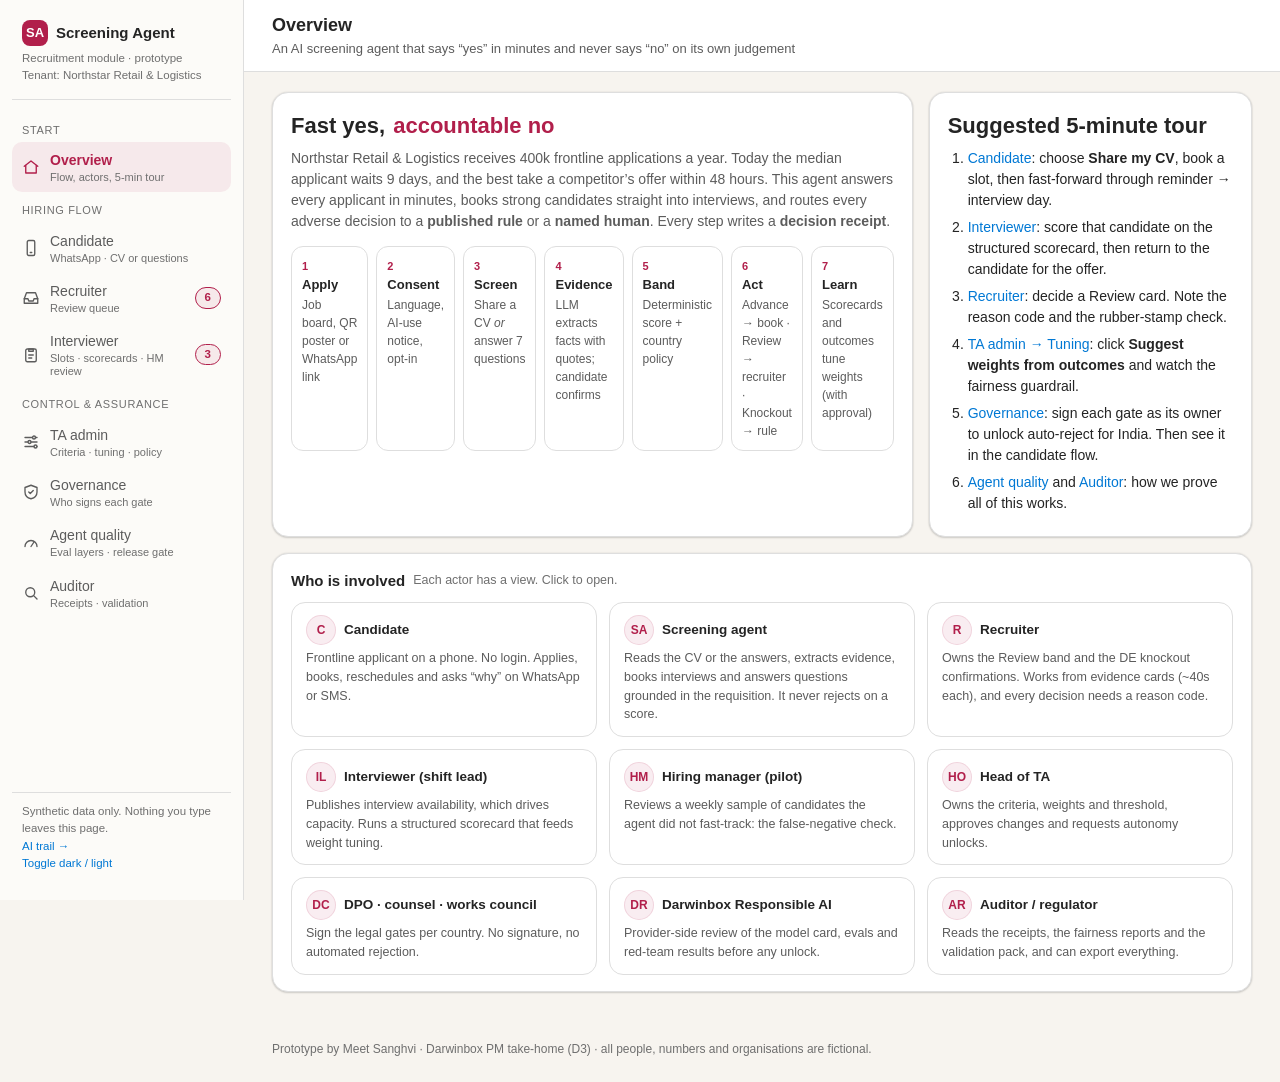
<file: index.html>
<!doctype html>
<html lang="en">
<head>
<meta charset="utf-8">
<link rel="icon" href="data:,">
<meta name="viewport" content="width=device-width, initial-scale=1">
<meta name="robots" content="noindex">
<title>Screening Agent prototype: fast yes, accountable no</title>
<script>
  (() => {
    const param = new URLSearchParams(window.location.search).get("scoutTheme");
    const theme =
      param || (window.matchMedia("(prefers-color-scheme: dark)").matches ? "dark" : "light");
    document.documentElement.setAttribute("data-theme", theme);
  })();
</script>
<link rel="stylesheet" href="app.css">
</head>
<body>
<div class="app">
  <aside class="side">
    <div class="brand"><b><span class="logo">SA</span> Screening Agent</b><small>Recruitment module · prototype<br>Tenant: Northstar Retail &amp; Logistics</small></div>
    <nav class="nav" id="nav"></nav>
    <div class="foot">Synthetic data only. Nothing you type leaves this page.<br><a href="ai-trail.html">AI trail →</a><br><span id="themeToggle" style="cursor:pointer;color:var(--cp-link)">Toggle dark / light</span></div>
  </aside>
  <div class="wrap">
    <div class="topbar"><div><h1 id="t-title"></h1><p id="t-sub"></p></div><div class="persona" id="t-persona"></div></div>
    <main id="main"></main>
    <footer>Prototype by Meet Sanghvi · Darwinbox PM take-home (D3) · all people, numbers and organisations are fictional.</footer>
  </div>
</div>
<div class="toast" id="toast"></div>
<script src="data.js"></script>
<script src="app.js"></script>
<script src="candidate.js"></script>
<script src="ops.js"></script>
<script src="admin.js"></script>
<script src="audit.js"></script>
<script>App.start();</script>
</body>
</html>
</file>
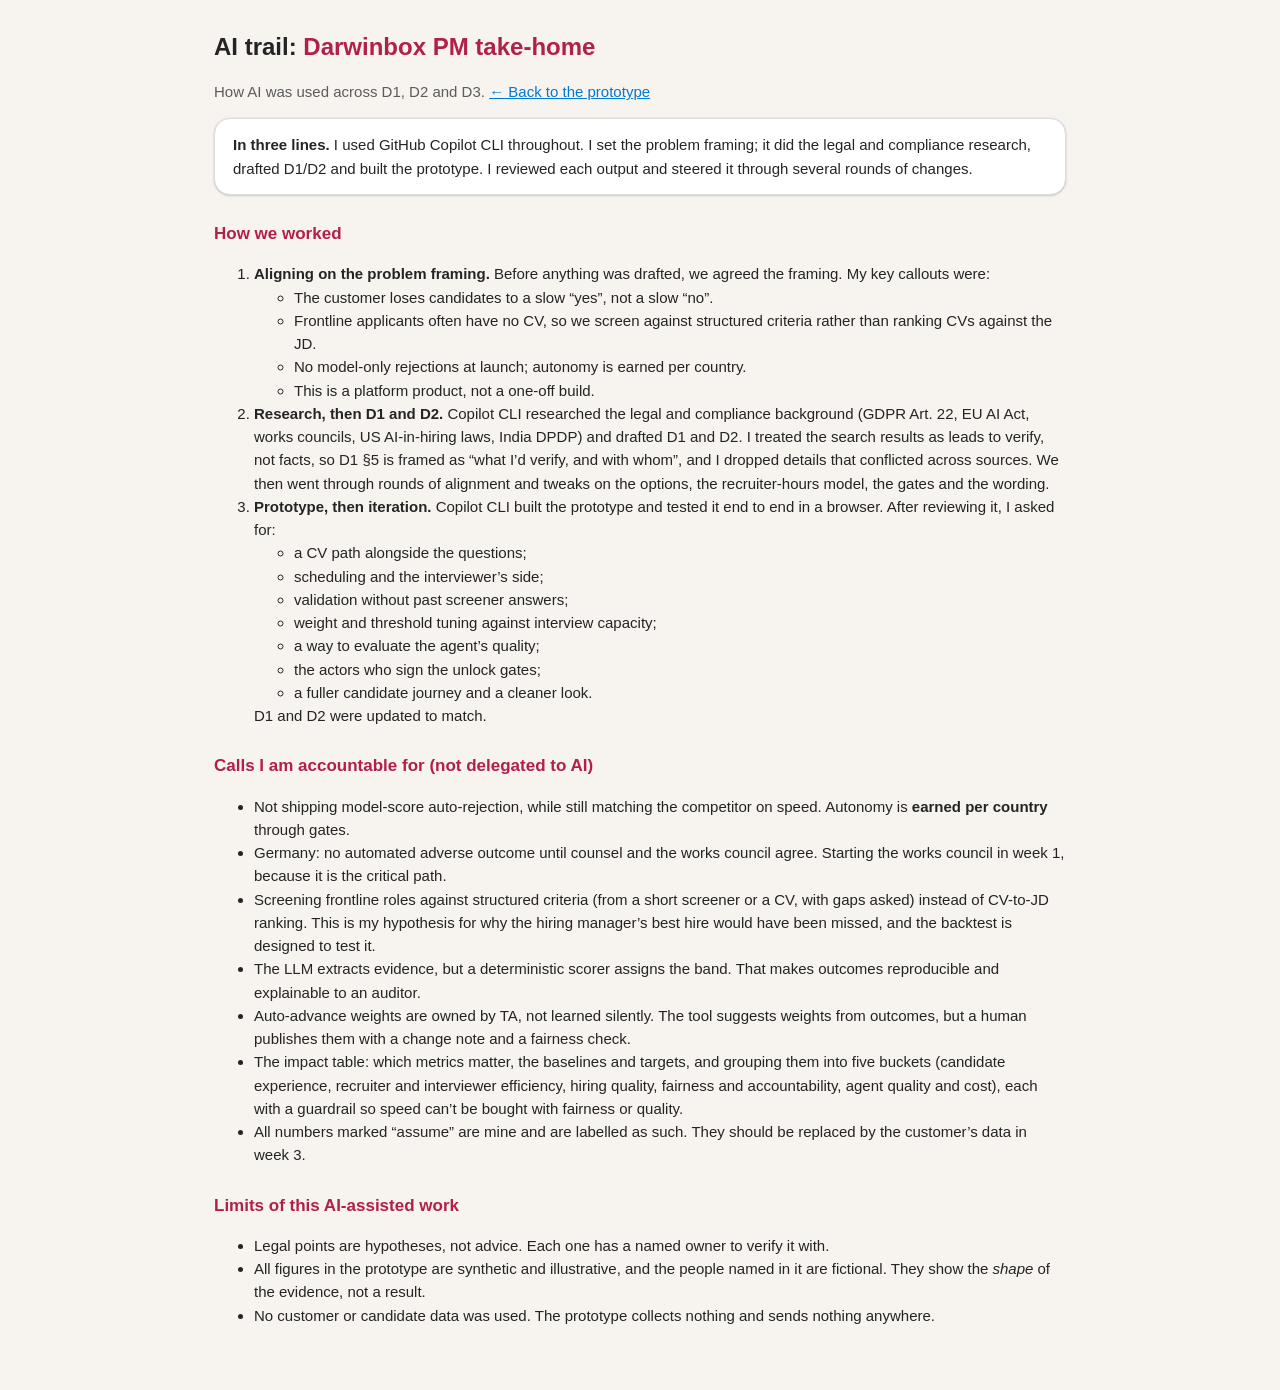
<file: ai-trail.html>
<!doctype html>
<html lang="en">
<head>
<meta charset="utf-8">
<link rel="icon" href="data:,">
<meta name="viewport" content="width=device-width, initial-scale=1">
<meta name="robots" content="noindex">
<title>AI trail: Darwinbox PM take-home</title>
<script>
  (() => {
    const param = new URLSearchParams(window.location.search).get("scoutTheme");
    const theme =
      param || (window.matchMedia("(prefers-color-scheme: dark)").matches ? "dark" : "light");
    document.documentElement.setAttribute("data-theme", theme);
  })();
</script>
<style>
:root {
  color-scheme: light;
  --cp-bg: #f7f4ef; --cp-bg-elevated: #fcfbf8; --cp-surface: #ffffff; --cp-surface-soft: #f5f5f5;
  --cp-border: #dedede; --cp-border-strong: #919191; --cp-text: #242424; --cp-text-muted: #5c5c5c; --cp-text-soft: #6f6f6f;
  --cp-accent: #b11f4b; --cp-accent-hover: #9a1a41; --cp-accent-soft: rgba(177, 31, 75, 0.08); --cp-accent-fg: #ffffff;
  --cp-success: #16a34a; --cp-danger: #dc2626; --cp-warning: #f59e0b; --cp-link: #0078d4;
  --cp-shadow: 0 18px 48px rgba(0, 0, 0, 0.12); --cp-overlay: rgba(255, 255, 255, 0.8); --cp-panel: rgba(255, 255, 255, 0.86);
  --cp-panel-strong: rgba(255, 255, 255, 0.96); --cp-sheen: rgba(255, 255, 255, 0.55); --cp-highlight: rgba(177, 31, 75, 0.12);
}
html[data-theme="dark"] {
  color-scheme: dark;
  --cp-bg: #3d3b3a; --cp-bg-elevated: #343231; --cp-surface: #292929; --cp-surface-soft: #2e2e2e;
  --cp-border: #474747; --cp-border-strong: #5f5f5f; --cp-text: #dedede; --cp-text-muted: #919191; --cp-text-soft: #b0b0b0;
  --cp-accent: #fd8ea1; --cp-accent-hover: #fb7b91; --cp-accent-soft: rgba(253, 142, 161, 0.14); --cp-accent-fg: #1a1a1a;
  --cp-success: #4ade80; --cp-danger: #f87171; --cp-warning: #fbbf24; --cp-link: #4da6ff;
  --cp-shadow: 0 18px 48px rgba(0, 0, 0, 0.32); --cp-overlay: rgba(41, 41, 41, 0.88); --cp-panel: rgba(41, 41, 41, 0.72);
  --cp-panel-strong: rgba(41, 41, 41, 0.96); --cp-sheen: rgba(255, 255, 255, 0.04); --cp-highlight: rgba(253, 142, 161, 0.12);
}
* { box-sizing: border-box; }
body { margin: 0; background: var(--cp-bg); color: var(--cp-text); font: 15px/1.55 "Segoe UI", Aptos, Calibri, -apple-system, BlinkMacSystemFont, sans-serif; }
main { max-width: 900px; margin: 0 auto; padding: 28px 24px 48px; }
h1 { font-size: 24px; margin: 0 0 4px; } h1 span { color: var(--cp-accent); }
h2 { font-size: 17px; margin: 26px 0 8px; color: var(--cp-accent); }
a { color: var(--cp-link); }
.muted { color: var(--cp-text-muted); }
.card { background: var(--cp-surface); border: 1px solid var(--cp-border); border-radius: 16px; box-shadow: 0 0 2px rgba(0,0,0,0.12), 0 1px 2px rgba(0,0,0,0.14); padding: 14px 18px; margin: 10px 0; }
table { width: 100%; border-collapse: collapse; font-size: 14px; }
th, td { text-align: left; padding: 7px 8px; border-bottom: 1px solid var(--cp-border); vertical-align: top; }
th { color: var(--cp-text-muted); font-size: 13px; }
code { font-family: Consolas, "Courier New", Courier, monospace; background: var(--cp-surface-soft); border: 1px solid var(--cp-border); border-radius: 6px; padding: 0 4px; font-size: 13px; }
.tag { display: inline-block; font-size: 12px; font-weight: 600; padding: 0 8px; border-radius: 999px; border: 1px solid var(--cp-border-strong); color: var(--cp-text-muted); }
.ok { color: var(--cp-success); font-weight: 600; } .warn { color: var(--cp-warning); font-weight: 600; } .bad { color: var(--cp-danger); font-weight: 600; }
blockquote { margin: 8px 0; padding: 8px 14px; border-left: 3px solid var(--cp-accent); background: var(--cp-accent-soft); border-radius: 0 10px 10px 0; }
</style>
</head>
<body>
<main>
<h1>AI trail: <span>Darwinbox PM take-home</span></h1>
<p class="muted">How AI was used across D1, D2 and D3. <a href="index.html">← Back to the prototype</a></p>

<div class="card">
<b>In three lines.</b> I used GitHub Copilot CLI throughout. I set the problem framing; it did the legal and compliance research, drafted D1/D2 and built the prototype. I reviewed each output and steered it through several rounds of changes.
</div>

<h2>How we worked</h2>
<ol>
<li><b>Aligning on the problem framing.</b> Before anything was drafted, we agreed the framing. My key callouts were:
<ul>
<li>The customer loses candidates to a slow “yes”, not a slow “no”.</li>
<li>Frontline applicants often have no CV, so we screen against structured criteria rather than ranking CVs against the JD.</li>
<li>No model-only rejections at launch; autonomy is earned per country.</li>
<li>This is a platform product, not a one-off build.</li>
</ul></li>
<li><b>Research, then D1 and D2.</b> Copilot CLI researched the legal and compliance background (GDPR Art. 22, EU AI Act, works councils, US AI-in-hiring laws, India DPDP) and drafted D1 and D2. I treated the search results as leads to verify, not facts, so D1 §5 is framed as “what I’d verify, and with whom”, and I dropped details that conflicted across sources. We then went through rounds of alignment and tweaks on the options, the recruiter-hours model, the gates and the wording.</li>
<li><b>Prototype, then iteration.</b> Copilot CLI built the prototype and tested it end to end in a browser. After reviewing it, I asked for:
<ul>
<li>a CV path alongside the questions;</li>
<li>scheduling and the interviewer’s side;</li>
<li>validation without past screener answers;</li>
<li>weight and threshold tuning against interview capacity;</li>
<li>a way to evaluate the agent’s quality;</li>
<li>the actors who sign the unlock gates;</li>
<li>a fuller candidate journey and a cleaner look.</li>
</ul>
D1 and D2 were updated to match.</li>
</ol>

<h2>Calls I am accountable for (not delegated to AI)</h2>
<ul>
<li>Not shipping model-score auto-rejection, while still matching the competitor on speed. Autonomy is <b>earned per country</b> through gates.</li>
<li>Germany: no automated adverse outcome until counsel and the works council agree. Starting the works council in week 1, because it is the critical path.</li>
<li>Screening frontline roles against structured criteria (from a short screener or a CV, with gaps asked) instead of CV-to-JD ranking. This is my hypothesis for why the hiring manager’s best hire would have been missed, and the backtest is designed to test it.</li>
<li>The LLM extracts evidence, but a deterministic scorer assigns the band. That makes outcomes reproducible and explainable to an auditor.</li>
<li>Auto-advance weights are owned by TA, not learned silently. The tool suggests weights from outcomes, but a human publishes them with a change note and a fairness check.</li>
<li>The impact table: which metrics matter, the baselines and targets, and grouping them into five buckets (candidate experience, recruiter and interviewer efficiency, hiring quality, fairness and accountability, agent quality and cost), each with a guardrail so speed can’t be bought with fairness or quality.</li>
<li>All numbers marked “assume” are mine and are labelled as such. They should be replaced by the customer’s data in week 3.</li>
</ul>

<h2>Limits of this AI-assisted work</h2>
<ul>
<li>Legal points are hypotheses, not advice. Each one has a named owner to verify it with.</li>
<li>All figures in the prototype are synthetic and illustrative, and the people named in it are fictional. They show the <i>shape</i> of the evidence, not a result.</li>
<li>No customer or candidate data was used. The prototype collects nothing and sends nothing anywhere.</li>
</ul>
</main>
</body>
</html>
</file>
<file: app.css>
:root {
  color-scheme: light;
  --cp-bg: #f7f4ef;
  --cp-bg-elevated: #fcfbf8;
  --cp-surface: #ffffff;
  --cp-surface-soft: #f5f5f5;
  --cp-border: #dedede;
  --cp-border-strong: #919191;
  --cp-text: #242424;
  --cp-text-muted: #5c5c5c;
  --cp-text-soft: #6f6f6f;
  --cp-accent: #b11f4b;
  --cp-accent-hover: #9a1a41;
  --cp-accent-soft: rgba(177, 31, 75, 0.08);
  --cp-accent-fg: #ffffff;
  --cp-success: #16a34a;
  --cp-danger: #dc2626;
  --cp-warning: #f59e0b;
  --cp-link: #0078d4;
  --cp-shadow: 0 18px 48px rgba(0, 0, 0, 0.12);
  --cp-overlay: rgba(255, 255, 255, 0.8);
  --cp-panel: rgba(255, 255, 255, 0.86);
  --cp-panel-strong: rgba(255, 255, 255, 0.96);
  --cp-sheen: rgba(255, 255, 255, 0.55);
  --cp-highlight: rgba(177, 31, 75, 0.12);
}
html[data-theme="dark"] {
  color-scheme: dark;
  --cp-bg: #3d3b3a;
  --cp-bg-elevated: #343231;
  --cp-surface: #292929;
  --cp-surface-soft: #2e2e2e;
  --cp-border: #474747;
  --cp-border-strong: #5f5f5f;
  --cp-text: #dedede;
  --cp-text-muted: #919191;
  --cp-text-soft: #b0b0b0;
  --cp-accent: #fd8ea1;
  --cp-accent-hover: #fb7b91;
  --cp-accent-soft: rgba(253, 142, 161, 0.14);
  --cp-accent-fg: #1a1a1a;
  --cp-success: #4ade80;
  --cp-danger: #f87171;
  --cp-warning: #fbbf24;
  --cp-link: #4da6ff;
  --cp-shadow: 0 18px 48px rgba(0, 0, 0, 0.32);
  --cp-overlay: rgba(41, 41, 41, 0.88);
  --cp-panel: rgba(41, 41, 41, 0.72);
  --cp-panel-strong: rgba(41, 41, 41, 0.96);
  --cp-sheen: rgba(255, 255, 255, 0.04);
  --cp-highlight: rgba(253, 142, 161, 0.12);
}

* { box-sizing: border-box; }
html, body { height: 100%; }
body { margin: 0; background: var(--cp-bg); color: var(--cp-text); font: 14px/1.5 "Segoe UI", Aptos, Calibri, -apple-system, BlinkMacSystemFont, sans-serif; }
.mono, code, pre { font-family: Consolas, "Courier New", Courier, monospace; }
a { color: var(--cp-link); text-decoration: none; } a:hover { text-decoration: underline; }
svg.i { width: 18px; height: 18px; stroke: currentColor; fill: none; stroke-width: 1.8; stroke-linecap: round; stroke-linejoin: round; flex-shrink: 0; }

/* ---------- shell ---------- */
.app { display: grid; grid-template-columns: 244px 1fr; min-height: 100vh; }
.side { background: var(--cp-bg-elevated); border-right: 1px solid var(--cp-border); padding: 18px 12px; position: sticky; top: 0; height: 100vh; display: flex; flex-direction: column; gap: 4px; overflow-y: auto; }
.brand { padding: 2px 10px 14px; border-bottom: 1px solid var(--cp-border); margin-bottom: 8px; }
.brand b { display: flex; align-items: center; gap: 8px; font-size: 15px; }
.brand .logo { width: 26px; height: 26px; border-radius: 8px; background: var(--cp-accent); color: var(--cp-accent-fg); display: grid; place-items: center; font-weight: 700; font-size: 13px; }
.brand small { display: block; color: var(--cp-text-soft); font-size: 11.5px; margin-top: 4px; }
.navgrp { font-size: 11px; text-transform: uppercase; letter-spacing: .06em; color: var(--cp-text-soft); padding: 10px 10px 4px; }
.nav a { display: flex; gap: 10px; align-items: center; padding: 8px 10px; border-radius: 0.625rem; color: var(--cp-text-muted); text-decoration: none; }
.nav a:hover { background: var(--cp-surface-soft); color: var(--cp-text); }
.nav a.on { background: var(--cp-accent-soft); color: var(--cp-accent); font-weight: 600; }
.nav a span small { display: block; font-size: 11px; font-weight: 400; color: var(--cp-text-soft); line-height: 1.2; }
.nav a .badge { margin-left: auto; }
.side .foot { margin-top: auto; font-size: 11.5px; color: var(--cp-text-soft); padding: 10px; border-top: 1px solid var(--cp-border); }
.wrap { min-width: 0; }
.topbar { position: sticky; top: 0; z-index: 5; background: var(--cp-panel-strong); backdrop-filter: blur(6px); border-bottom: 1px solid var(--cp-border); padding: 12px 28px; display: flex; align-items: center; gap: 14px; }
.topbar h1 { font-size: 18px; margin: 0; }
.topbar p { margin: 0; color: var(--cp-text-muted); font-size: 13px; }
.topbar .persona { margin-left: auto; display: flex; align-items: center; gap: 8px; font-size: 12.5px; color: var(--cp-text-muted); white-space: nowrap; }
.avatar { width: 30px; height: 30px; border-radius: 50%; background: var(--cp-accent-soft); color: var(--cp-accent); display: grid; place-items: center; font-weight: 700; font-size: 12px; border: 1px solid var(--cp-highlight); flex-shrink: 0; }
main { padding: 20px 28px 48px; max-width: 1440px; }
section.view { display: none; } section.view.on { display: block; }

/* ---------- primitives ---------- */
.card { background: var(--cp-surface); border: 1px solid var(--cp-border); border-radius: 16px; box-shadow: 0 0 2px rgba(0,0,0,0.12), 0 1px 2px rgba(0,0,0,0.14); padding: 16px 18px; }
.card + .card { margin-top: 16px; }
.card h2 { font-size: 15px; margin: 0 0 4px; display: flex; align-items: center; gap: 8px; }
.card h2 .sub { font-weight: 400; color: var(--cp-text-soft); font-size: 12.5px; }
.card .lead { color: var(--cp-text-muted); margin: 0 0 12px; font-size: 13px; }
h3 { font-size: 13.5px; margin: 14px 0 6px; }
.grid { display: grid; gap: 16px; }
.g2 { grid-template-columns: 1fr 1fr; } .g3 { grid-template-columns: repeat(3, 1fr); } .g4 { grid-template-columns: repeat(4, 1fr); }
.g-side { grid-template-columns: minmax(0, 1.15fr) minmax(0, 1fr); }
.row { display: flex; gap: 10px; align-items: center; flex-wrap: wrap; }
.stack { display: flex; flex-direction: column; gap: 16px; }
.muted { color: var(--cp-text-muted); } .soft { color: var(--cp-text-soft); font-size: 12px; }
.btn { display: inline-flex; align-items: center; gap: 6px; border: 1px solid var(--cp-border-strong); background: var(--cp-surface); color: var(--cp-text); border-radius: 0.625rem; padding: 6px 12px; font: inherit; font-size: 13px; cursor: pointer; white-space: nowrap; }
.btn:hover { border-color: var(--cp-accent); color: var(--cp-accent); }
.btn.pri { background: var(--cp-accent); border-color: var(--cp-accent); color: var(--cp-accent-fg); }
.btn.pri:hover { background: var(--cp-accent-hover); color: var(--cp-accent-fg); }
.btn.ghost { border-color: transparent; background: transparent; }
.btn.sm { padding: 3px 9px; font-size: 12px; }
.btn:disabled { opacity: .45; cursor: not-allowed; }
.btn:disabled:hover { border-color: var(--cp-border-strong); color: var(--cp-text); }
.btn.pri:disabled:hover { background: var(--cp-accent); color: var(--cp-accent-fg); }
select, input[type=text], textarea { font: inherit; font-size: 13px; padding: 6px 9px; border-radius: 0.625rem; border: 1px solid var(--cp-border-strong); background: var(--cp-surface); color: var(--cp-text); }
input[type=range] { accent-color: var(--cp-accent); width: 100%; }
.pill { display: inline-flex; align-items: center; gap: 4px; padding: 1px 9px; border-radius: 999px; font-size: 11.5px; font-weight: 600; border: 1px solid var(--cp-border); color: var(--cp-text-muted); white-space: nowrap; }
.p-ok { color: var(--cp-success); border-color: var(--cp-success); }
.p-warn { color: var(--cp-warning); border-color: var(--cp-warning); }
.p-bad { color: var(--cp-danger); border-color: var(--cp-danger); }
.p-acc { color: var(--cp-accent); border-color: var(--cp-accent); background: var(--cp-accent-soft); }
.ok { color: var(--cp-success); font-weight: 600; } .warn { color: var(--cp-warning); font-weight: 600; } .bad { color: var(--cp-danger); font-weight: 600; }
table { width: 100%; border-collapse: collapse; font-size: 13px; }
th, td { text-align: left; padding: 7px 8px; border-bottom: 1px solid var(--cp-border); vertical-align: top; }
th { color: var(--cp-text-soft); font-weight: 600; font-size: 11.5px; text-transform: uppercase; letter-spacing: .03em; }
tr.click { cursor: pointer; } tr.click:hover td { background: var(--cp-accent-soft); }
tr.sel td { background: var(--cp-highlight); }
tr.grp td { background: var(--cp-surface-soft); font-weight: 700; font-size: 12px; color: var(--cp-accent); }
.callout { border: 1px solid var(--cp-highlight); background: var(--cp-accent-soft); border-radius: 0.625rem; padding: 10px 12px; font-size: 13px; margin: 10px 0 0; }
.callout b:first-child { color: var(--cp-accent); }
.note { border-left: 3px solid var(--cp-border-strong); padding: 4px 10px; color: var(--cp-text-muted); font-size: 12.5px; margin: 8px 0; }
.kpis { display: grid; grid-template-columns: repeat(auto-fit, minmax(150px, 1fr)); gap: 12px; margin-bottom: 16px; }
.kpi { background: var(--cp-surface); border: 1px solid var(--cp-border); border-radius: 12px; padding: 10px 14px; }
.kpi b { display: block; font-size: 21px; line-height: 1.2; }
.kpi span { font-size: 12px; color: var(--cp-text-muted); }
.tabs { display: flex; gap: 2px; border-bottom: 1px solid var(--cp-border); margin-bottom: 16px; }
.tabs button { border: 0; background: none; padding: 8px 14px; font: inherit; color: var(--cp-text-muted); cursor: pointer; border-bottom: 2px solid transparent; margin-bottom: -1px; }
.tabs button.on { color: var(--cp-accent); border-bottom-color: var(--cp-accent); font-weight: 600; }
.sub-view { display: none; } .sub-view.on { display: block; }
.toast { position: fixed; bottom: 20px; right: 24px; background: var(--cp-panel-strong); border: 1px solid var(--cp-accent); color: var(--cp-text); padding: 10px 16px; border-radius: 12px; box-shadow: var(--cp-shadow); display: none; max-width: 460px; z-index: 50; font-size: 13px; }
pre.json { background: var(--cp-surface-soft); border: 1px solid var(--cp-border); border-radius: 10px; padding: 10px; font-size: 11.5px; overflow: auto; max-height: 300px; margin: 8px 0 0; white-space: pre-wrap; word-break: break-word; }

/* meters */
.meter { position: relative; height: 12px; border-radius: 6px; background: var(--cp-surface-soft); border: 1px solid var(--cp-border); }
.meter > i { position: absolute; left: 0; top: 0; bottom: 0; border-radius: 6px; background: var(--cp-accent); }
.meter > i.ok { background: var(--cp-success); } .meter > i.bad { background: var(--cp-danger); } .meter > i.warn { background: var(--cp-warning); }
.meter .mark { position: absolute; top: -4px; bottom: -4px; width: 2px; background: var(--cp-text); }
.meter .mark span { position: absolute; top: -16px; left: 50%; transform: translateX(-50%); font-size: 10.5px; white-space: nowrap; color: var(--cp-text-muted); }
.mrow { display: grid; grid-template-columns: 110px 1fr 54px; gap: 10px; align-items: center; margin: 14px 0 4px; font-size: 12.5px; }

/* ---------- overview ---------- */
.hero { display: grid; grid-template-columns: 1.3fr 1fr; gap: 16px; }
.hero h2 { font-size: 22px; margin: 0 0 6px; }
.hero h2 span { color: var(--cp-accent); }
.flow { display: grid; grid-template-columns: repeat(7, 1fr); gap: 8px; margin-top: 12px; }
.flow div { border: 1px solid var(--cp-border); border-radius: 12px; padding: 10px; background: var(--cp-surface); font-size: 12px; color: var(--cp-text-muted); position: relative; }
.flow div b { display: block; color: var(--cp-text); font-size: 13px; margin-bottom: 2px; }
.flow div em { font-style: normal; color: var(--cp-accent); font-weight: 700; font-size: 11px; }
.actors { display: grid; grid-template-columns: repeat(auto-fill, minmax(230px, 1fr)); gap: 12px; }
.actor { border: 1px solid var(--cp-border); border-radius: 14px; padding: 12px 14px; background: var(--cp-surface); cursor: pointer; }
.actor:hover { border-color: var(--cp-accent); }
.actor .row { gap: 8px; margin-bottom: 4px; }
.actor b { font-size: 13.5px; }
.actor p { margin: 0; font-size: 12.5px; color: var(--cp-text-muted); }
ol.tour { margin: 6px 0 0; padding-left: 20px; } ol.tour li { margin: 6px 0; }

/* ---------- candidate ---------- */
.cand { display: grid; grid-template-columns: 210px 360px minmax(0, 1fr); gap: 18px; align-items: start; }
.stepper { list-style: none; padding: 0; margin: 0; }
.stepper li { position: relative; padding: 0 0 14px 30px; font-size: 13px; color: var(--cp-text-soft); }
.stepper li::before { content: ""; position: absolute; left: 9px; top: 20px; bottom: -2px; width: 2px; background: var(--cp-border); }
.stepper li:last-child::before { display: none; }
.stepper li i { position: absolute; left: 0; top: 0; width: 20px; height: 20px; border-radius: 50%; border: 2px solid var(--cp-border-strong); background: var(--cp-surface); font-style: normal; font-size: 10.5px; display: grid; place-items: center; font-weight: 700; color: var(--cp-text-soft); }
.stepper li b { display: block; color: var(--cp-text-muted); font-weight: 600; }
.stepper li.done i { background: var(--cp-success); border-color: var(--cp-success); color: var(--cp-accent-fg); }
.stepper li.done b { color: var(--cp-text); }
.stepper li.cur i { border-color: var(--cp-accent); color: var(--cp-accent); box-shadow: 0 0 0 4px var(--cp-accent-soft); }
.stepper li.cur b { color: var(--cp-accent); }
.stepper li.skip { opacity: .5; }
.ctrl { display: flex; flex-direction: column; gap: 8px; margin-top: 8px; }
.ctrl label { font-size: 12px; color: var(--cp-text-muted); }
.ctrl select { width: 100%; }
.ff { display: flex; flex-direction: column; gap: 6px; margin-top: 4px; }
.ff .btn { justify-content: flex-start; }

.phone { width: 360px; height: 720px; border-radius: 40px; padding: 10px; background: var(--cp-text); box-shadow: var(--cp-shadow); position: sticky; top: 76px; }
.screen { width: 100%; height: 100%; border-radius: 31px; overflow: hidden; display: flex; flex-direction: column; background: var(--cp-surface-soft); }
.sbar { display: flex; justify-content: space-between; font-size: 11px; font-weight: 600; padding: 7px 20px 3px; background: var(--cp-accent); color: var(--cp-accent-fg); }
.chead { display: flex; align-items: center; gap: 10px; padding: 6px 12px 10px; background: var(--cp-accent); color: var(--cp-accent-fg); }
.chead .av { width: 34px; height: 34px; border-radius: 50%; background: var(--cp-accent-fg); color: var(--cp-accent); display: grid; place-items: center; font-weight: 800; font-size: 13px; }
.chead b { display: block; font-size: 14px; } .chead small { font-size: 11px; opacity: .85; }
.chat { flex: 1; overflow-y: auto; padding: 12px 10px; display: flex; flex-direction: column; gap: 6px; background-image: radial-gradient(var(--cp-border) 1px, transparent 1px); background-size: 16px 16px; }
.day { align-self: center; font-size: 11px; background: var(--cp-surface); color: var(--cp-text-muted); border: 1px solid var(--cp-border); border-radius: 8px; padding: 2px 10px; margin: 6px 0; }
.sys { align-self: center; text-align: center; font-size: 11px; background: var(--cp-panel-strong); color: var(--cp-text-muted); border: 1px solid var(--cp-border); border-radius: 8px; padding: 4px 10px; max-width: 90%; }
.msg { max-width: 84%; padding: 7px 10px 4px; border-radius: 12px; font-size: 13px; line-height: 1.4; white-space: pre-wrap; box-shadow: 0 1px 1px rgba(0,0,0,0.08); }
.msg.bot { background: var(--cp-surface); align-self: flex-start; border-top-left-radius: 3px; }
.msg.me { background: var(--cp-accent-soft); border: 1px solid var(--cp-highlight); align-self: flex-end; border-top-right-radius: 3px; }
.msg .t { display: block; font-size: 10px; color: var(--cp-text-soft); text-align: right; margin-top: 2px; }
.msg .acts { display: flex; flex-direction: column; margin: 8px -10px -4px; border-top: 1px solid var(--cp-border); }
.msg .acts button { border: 0; border-bottom: 1px solid var(--cp-border); background: none; color: var(--cp-link); padding: 8px; font: inherit; font-size: 13px; cursor: pointer; }
.msg .acts button:last-child { border-bottom: 0; }
.msg .acts button:hover { background: var(--cp-accent-soft); }
.msg .acts button:disabled { color: var(--cp-text-soft); cursor: default; background: none; }
.doc { display: flex; gap: 10px; align-items: center; background: var(--cp-surface); border: 1px solid var(--cp-border); border-radius: 8px; padding: 8px; margin-bottom: 4px; white-space: normal; }
.doc .ic { width: 34px; height: 40px; border-radius: 4px; background: var(--cp-danger); color: var(--cp-accent-fg); font-size: 10px; font-weight: 800; display: grid; place-items: center; }
.doc small { display: block; color: var(--cp-text-soft); font-size: 11px; }
.map { height: 92px; border-radius: 8px; margin-bottom: 6px; border: 1px solid var(--cp-border); background:
  linear-gradient(90deg, transparent 47%, var(--cp-border) 47%, var(--cp-border) 53%, transparent 53%),
  linear-gradient(0deg, transparent 60%, var(--cp-border) 60%, var(--cp-border) 64%, transparent 64%),
  linear-gradient(30deg, transparent 30%, var(--cp-border-strong) 30%, var(--cp-border-strong) 32%, transparent 32%), var(--cp-surface-soft); display: grid; place-items: center; font-size: 26px; }
.qr { width: 120px; height: 120px; margin: 4px auto 6px; display: grid; grid-template-columns: repeat(12, 1fr); border: 6px solid var(--cp-surface); outline: 1px solid var(--cp-border); }
.qr i { background: var(--cp-text); } .qr i.w { background: var(--cp-surface); }
.typing { align-self: flex-start; background: var(--cp-surface); border-radius: 12px; padding: 10px 12px; display: flex; gap: 4px; box-shadow: 0 1px 1px rgba(0,0,0,0.08); }
.typing span { width: 6px; height: 6px; border-radius: 50%; background: var(--cp-text-soft); animation: blink 1s infinite; }
.typing span:nth-child(2) { animation-delay: .2s; } .typing span:nth-child(3) { animation-delay: .4s; }
@keyframes blink { 0%, 100% { opacity: .2 } 50% { opacity: 1 } }
.cbar { display: flex; gap: 6px; padding: 8px; background: var(--cp-surface); border-top: 1px solid var(--cp-border); align-items: center; }
.cbar .in { flex: 1; border: 1px solid var(--cp-border); border-radius: 20px; padding: 7px 12px; font-size: 12.5px; color: var(--cp-text-soft); }
.cbar .send { width: 34px; height: 34px; border-radius: 50%; background: var(--cp-accent); color: var(--cp-accent-fg); display: grid; place-items: center; }

.log { display: flex; flex-direction: column; gap: 8px; max-height: 660px; overflow-y: auto; padding-right: 4px; }
.ev { border: 1px solid var(--cp-border); border-left: 3px solid var(--cp-border-strong); border-radius: 0 10px 10px 0; padding: 7px 11px; font-size: 12.5px; background: var(--cp-surface); }
.ev .h { display: flex; gap: 8px; align-items: center; margin-bottom: 2px; }
.ev .h b { font-size: 12.5px; }
.ev .h .who { margin-left: auto; font-size: 11px; color: var(--cp-text-soft); }
.ev.ai { border-left-color: var(--cp-accent); }
.ev.rule { border-left-color: var(--cp-warning); }
.ev.human { border-left-color: var(--cp-success); }
.ev.rcpt { border-left-color: var(--cp-text); background: var(--cp-surface-soft); }
.ev table td { padding: 3px 6px; font-size: 12px; }

/* ---------- interviewer ---------- */
.avail { display: grid; grid-template-columns: 64px repeat(6, 1fr); gap: 4px; font-size: 12px; }
.avail .h { text-align: center; color: var(--cp-text-soft); font-weight: 600; padding: 2px; }
.avail .t { color: var(--cp-text-soft); padding-top: 8px; }
.slot { border: 1px dashed var(--cp-border-strong); border-radius: 8px; padding: 6px 4px; text-align: center; cursor: pointer; color: var(--cp-text-soft); min-height: 44px; background: var(--cp-surface); }
.slot.open { border-style: solid; border-color: var(--cp-success); color: var(--cp-text); background: var(--cp-surface); }
.slot.full { border-color: var(--cp-accent); background: var(--cp-accent-soft); }
.slot.roster { cursor: not-allowed; background: var(--cp-surface-soft); text-decoration: line-through; }
.slot b { display: block; font-size: 12px; }
.score4 { display: flex; gap: 4px; }
.score4 label { flex: 1; border: 1px solid var(--cp-border); border-radius: 8px; padding: 4px 6px; font-size: 11.5px; cursor: pointer; text-align: center; }
.score4 input { display: none; }
.score4 label:has(input:checked) { border-color: var(--cp-accent); background: var(--cp-accent-soft); color: var(--cp-accent); font-weight: 600; }
.comp { margin: 10px 0; }
.comp .q { font-size: 12.5px; margin-bottom: 4px; }

/* ---------- admin ---------- */
.wrow { display: grid; grid-template-columns: 1fr 120px 42px; gap: 10px; align-items: center; margin: 6px 0; font-size: 13px; }
.wrow b { text-align: right; }
.gate { display: grid; grid-template-columns: 26px 1.5fr 1fr 1.2fr 150px; gap: 10px; align-items: center; padding: 9px 4px; border-bottom: 1px solid var(--cp-border); font-size: 13px; }
.gate .st { width: 22px; height: 22px; border-radius: 50%; display: grid; place-items: center; font-size: 12px; font-weight: 700; border: 2px solid var(--cp-border-strong); color: var(--cp-text-soft); }
.gate .st.done { background: var(--cp-success); border-color: var(--cp-success); color: var(--cp-accent-fg); }
.gate .who { display: flex; gap: 6px; align-items: center; font-size: 12px; }
.gate.hdr { font-size: 11px; text-transform: uppercase; letter-spacing: .03em; color: var(--cp-text-soft); font-weight: 600; padding-top: 0; }

/* ---------- quality ---------- */
.qgrid { display: grid; grid-template-columns: repeat(3, 1fr); gap: 16px; }
.qcard h2 .n { width: 22px; height: 22px; border-radius: 6px; background: var(--cp-accent-soft); color: var(--cp-accent); display: grid; place-items: center; font-size: 12px; }
.qm { display: grid; grid-template-columns: 1fr auto auto; gap: 8px; align-items: baseline; padding: 6px 0; border-bottom: 1px solid var(--cp-border); font-size: 12.5px; }
.qm:last-child { border-bottom: 0; }
.qm small { display: block; color: var(--cp-text-soft); font-size: 11px; }
.qm b { font-size: 14px; }

footer { color: var(--cp-text-soft); font-size: 12px; padding: 0 28px 24px; }

@media (max-width: 1180px) {
  .cand { grid-template-columns: 1fr; } .phone { position: relative; top: 0; margin: 0 auto; }
  .g-side, .g2, .g3, .g4, .hero, .qgrid { grid-template-columns: 1fr; }
  .flow { grid-template-columns: repeat(2, 1fr); }
}
@media (max-width: 820px) { .app { grid-template-columns: 1fr; } .side { position: relative; height: auto; } }
.grid > .card + .card, .qgrid > .card + .card, .hero > .card + .card, .grid > .stack > .card:first-child { margin-top: 0; }
</file>
